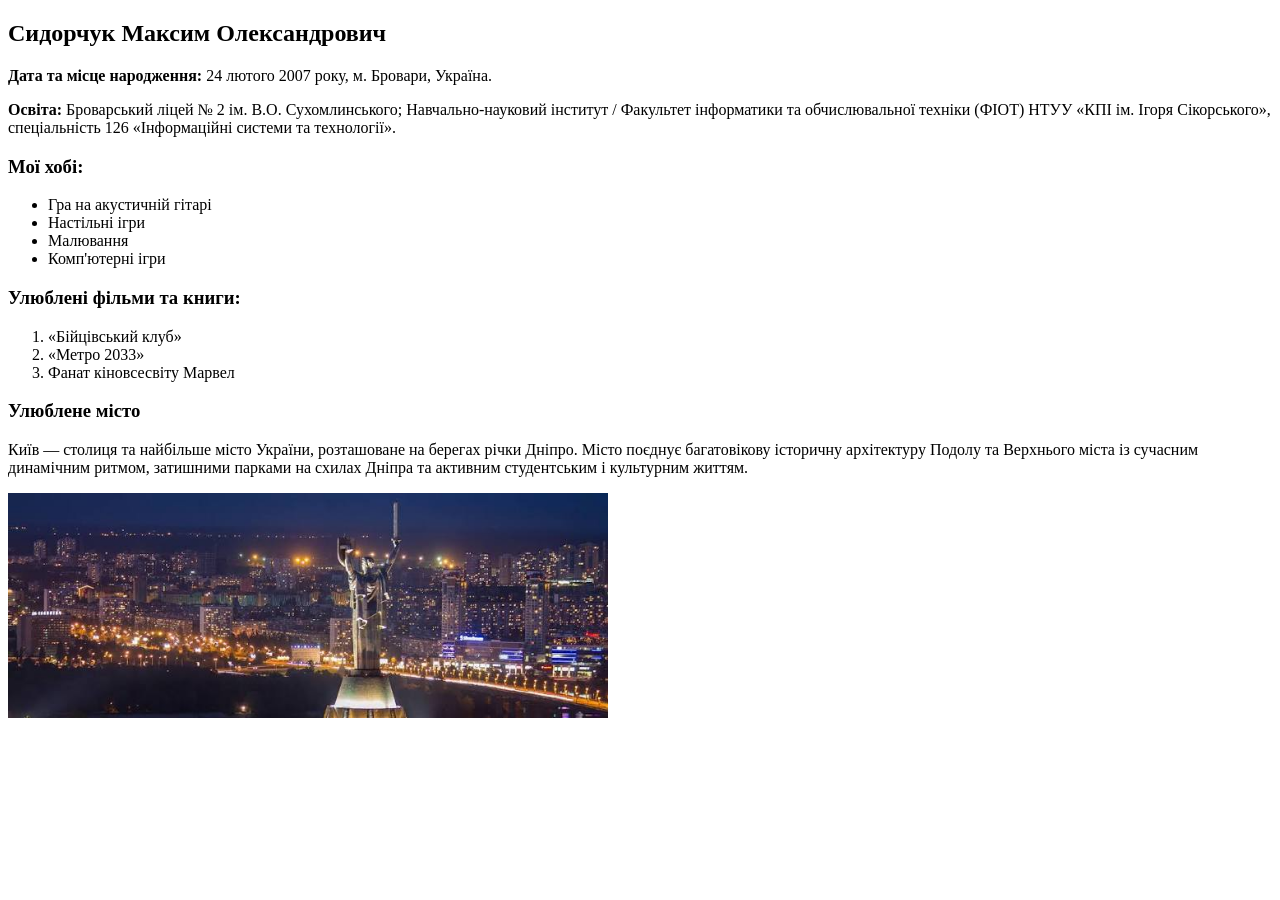
<file: lab1/index.html>
<!DOCTYPE html>
<html lang="uk">
<head>
    <meta charset="UTF-8">
    <meta name="viewport" content="width=device-width, initial-scale=1.0">
    <meta name="keywords" content="Сидорчук Максим, КПІ, ФІОТ, HTML5, лабораторна робота 1">
    <meta name="description" content="Особиста вебсторінка студента Сидорчука Максима, виконана в межах лабораторної роботи №1 з основ FE-технологій">
    <title>Сидорчук М. М., Група ІС-42, ЛР-1, Варіант 135</title>
</head>
<body>

    <h2>Сидорчук Максим Олександрович</h2>

    <p><strong>Дата та місце народження:</strong> 24 лютого 2007 року, м. Бровари, Україна.</p>

    <p><strong>Освіта:</strong> Броварський ліцей № 2 ім. В.О. Сухомлинського; Навчально-науковий інститут / Факультет інформатики та обчислювальної техніки (ФІОТ) НТУУ «КПІ ім. Ігоря Сікорського», спеціальність 126 «Інформаційні системи та технології».</p>

    <h3>Мої хобі:</h3>
    <ul>
        <li>Гра на акустичній гітарі</li>
        <li>Настільні ігри </li>
        <li>Малювання</li>
        <li>Комп'ютерні ігри </li>
    </ul>

    <h3>Улюблені фільми та книги:</h3>
    <ol>
        <li>«Бійцівський клуб»</li>
        <li>«Метро 2033»</li>
        <li>Фанат кіновсесвіту Марвел </li>
    </ol>

    <h3>Улюблене місто</h3>
    <p>
        Київ — столиця та найбільше місто України, розташоване на берегах річки Дніпро. 
        Місто поєднує багатовікову історичну архітектуру Подолу та Верхнього міста із сучасним 
        динамічним ритмом, затишними парками на схилах Дніпра та активним студентським і культурним життям.
    </p>

    <a href="https://kyivcity.gov.ua/" target="_blank" rel="noopener noreferrer" title="Офіційний портал Києва">
        <img src="images/kyiv.jpg" alt="Панорама міста Київ" width="600">
    </a>

</body>
</html>
</file>
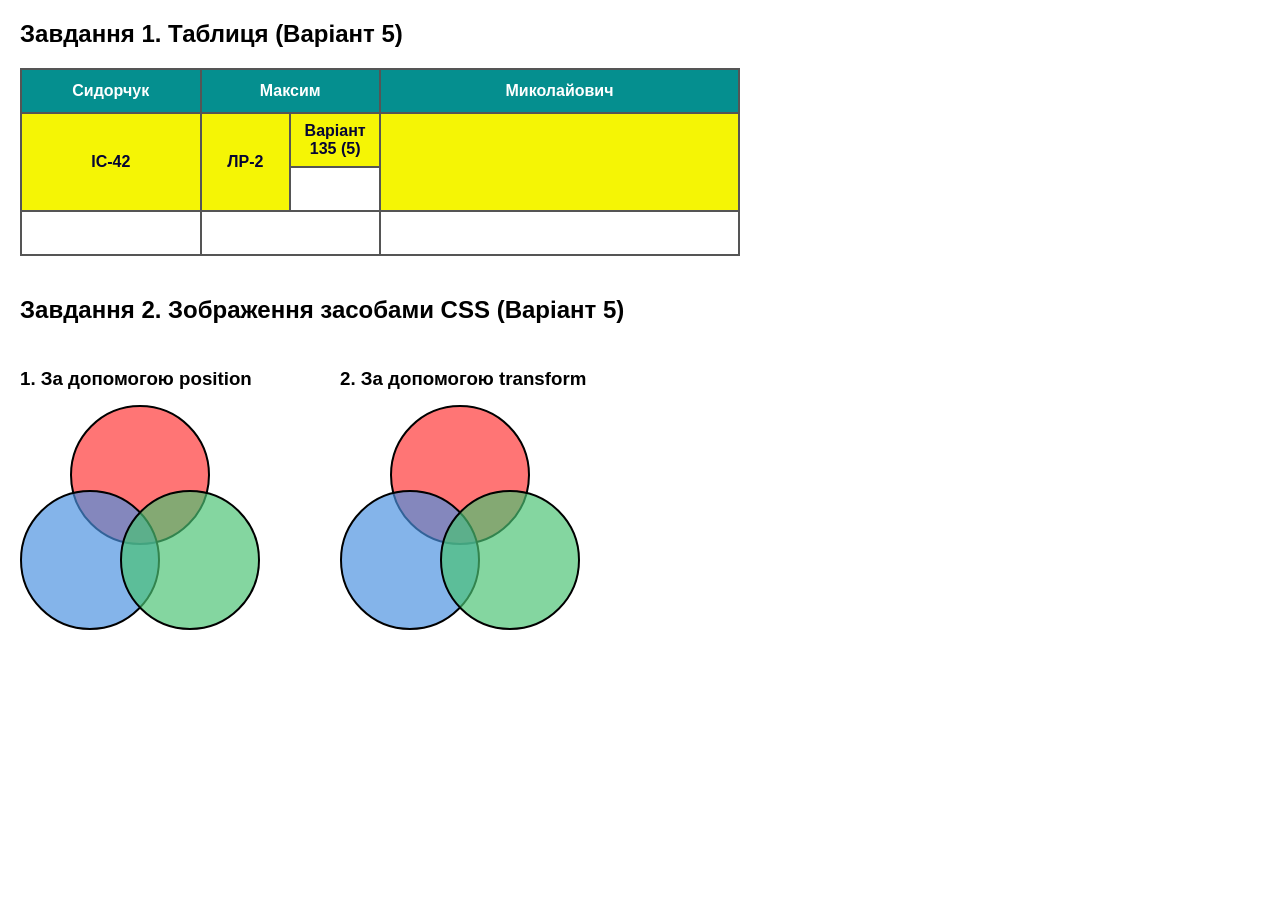
<file: lab2/index.html>
<!DOCTYPE html>
<html lang="uk">
<head>
    <meta charset="UTF-8">
    <meta name="viewport" content="width=device-width, initial-scale=1.0">
    <title>Сидорчук М. М., Група ІС-42, ЛР-2, Варіант 135 (5)</title>
    <link rel="stylesheet" href="style.css">
    <style>
        table {
            border-collapse: collapse;
            width: 720px;
            table-layout: fixed;
            text-align: center;
            margin-bottom: 40px;
        }

        td {
            border: 2px solid #555555;
            padding: 8px;
            height: 26px;
            transition: background-color 0.25s, color 0.25s;
        }

        /* 1-й рядок: фон #058f8f (nn = 05), контрастний білий текст */
        tr.row-1 {
            background-color: #058f8f;
            color: #ffffff;
            font-weight: bold;
        }

        /* 2-й рядок: фон #f5f505 (nn = 05), контрастний темно-синій текст */
        tr.row-2 {
            background-color: #f5f505;
            color: #050533;
            font-weight: bold;
        }

        /* Зміна кольорів на протилежні при наведенні курсора */
        tr.row-1:hover {
            background-color: #f5f505;
            color: #050533;
        }

        tr.row-2:hover {
            background-color: #058f8f;
            color: #ffffff;
        }
    </style>
</head>
<body>

    <h2>Завдання 1. Таблиця (Варіант 5)</h2>
    <table>
        <colgroup>
            <col style="width: 25%;">
            <col style="width: 12.5%;">
            <col style="width: 12.5%;">
            <col style="width: 50%;">
        </colgroup>
        <tr class="row-1">
            <td>Сидорчук</td>
            <td colspan="2">Максим</td>
            <td>Миколайович</td>
        </tr>
        <tr class="row-2">
            <td rowspan="2">ІС-42</td>
            <td rowspan="2">ЛР-2</td>
            <td>Варіант 135 (5)</td>
            <td rowspan="2"></td>
        </tr>
        <tr>
            <td></td>
        </tr>
        <tr>
            <td></td>
            <td colspan="2"></td>
            <td></td>
        </tr>
    </table>

    <h2>Завдання 2. Зображення засобами CSS (Варіант 5)</h2>
    <div class="figures-wrapper">
        <div class="figure-block">
            <h3>1. За допомогою position</h3>
            <div class="canvas-position">
                <div class="circle circle-red"></div>
                <div class="circle circle-blue"></div>
                <div class="circle circle-green"></div>
            </div>
        </div>

        <div class="figure-block">
            <h3>2. За допомогою transform</h3>
            <div class="canvas-transform">
                <div class="circle circle-red"></div>
                <div class="circle circle-blue"></div>
                <div class="circle circle-green"></div>
            </div>
        </div>
    </div>

</body>
</html>
</file>
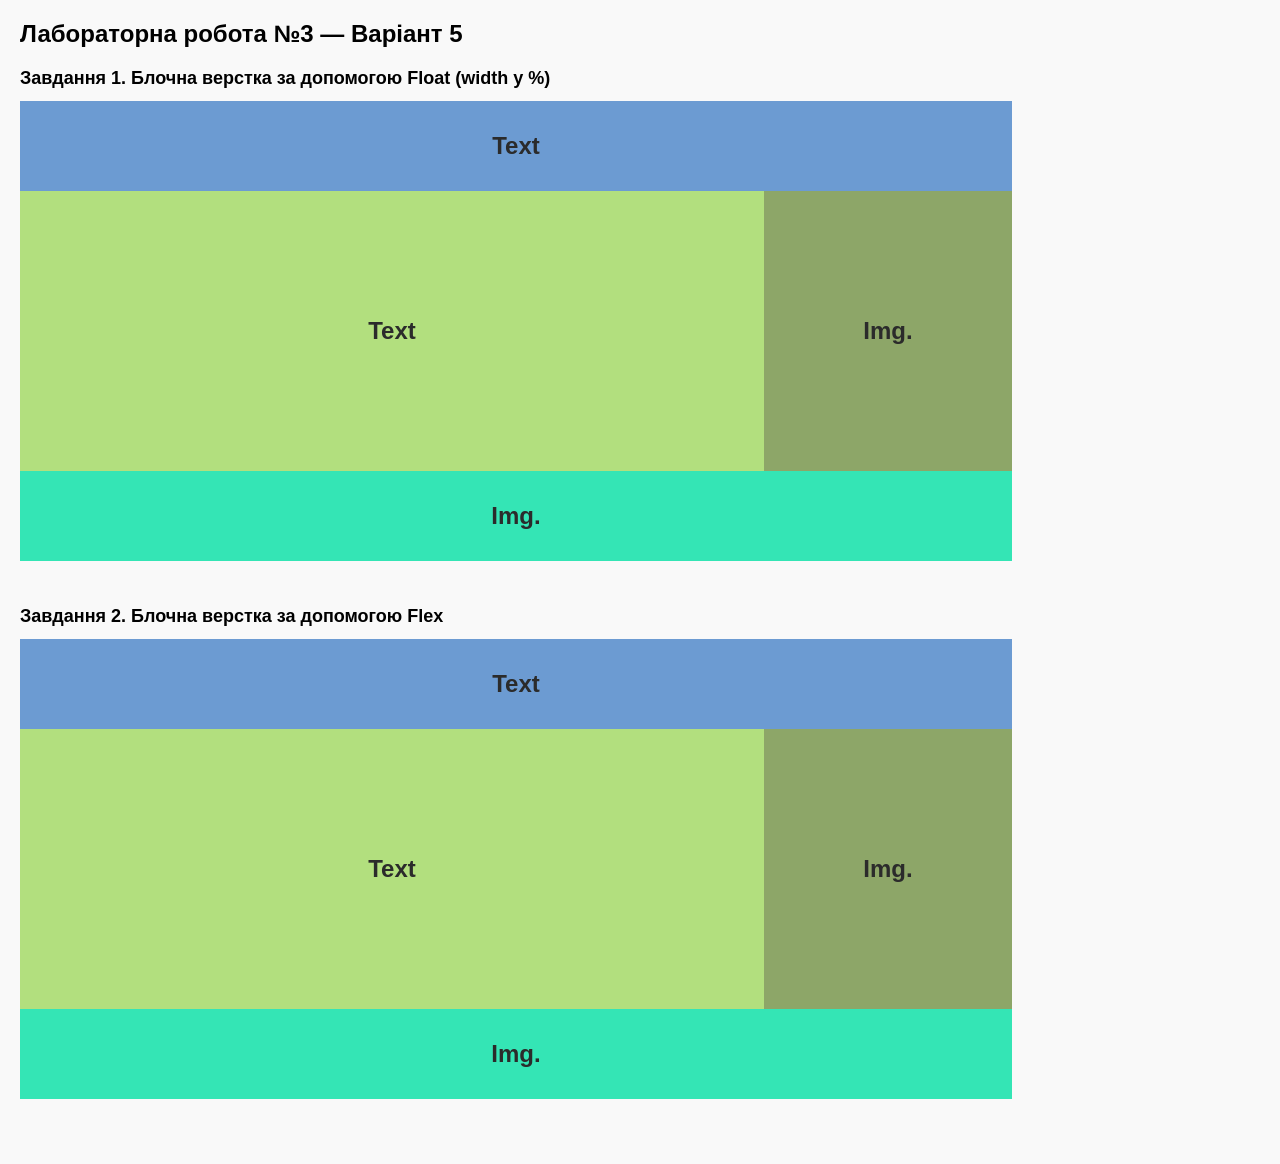
<file: lab3/index.html>
<!DOCTYPE html>
<html lang="uk">
<head>
    <meta charset="UTF-8">
    <meta name="viewport" content="width=device-width, initial-scale=1.0">
    <title>Сидорчук М. М., Група ІС-42, ЛР-3, Варіант 135 (5)</title>
    <link rel="stylesheet" href="style.css">
</head>
<body>

    <h1>Лабораторна робота №3 — Варіант 5</h1>

    <!-- Завдання 1: Верстка за допомогою float -->
    <section class="task-section">
        <h2>Завдання 1. Блочна верстка за допомогою Float (width у %)</h2>
        <div class="container-float">
            <header class="block top-text">Text</header>
            <div class="middle-float clearfix">
                <div class="block main-text">Text</div>
                <aside class="block side-img">Img.</aside>
            </div>
            <footer class="block bottom-img">Img.</footer>
        </div>
    </section>

    <!-- Завдання 2: Верстка за допомогою Flex -->
    <section class="task-section">
        <h2>Завдання 2. Блочна верстка за допомогою Flex</h2>
        <div class="container-flex">
            <header class="block top-text">Text</header>
            <div class="middle-flex">
                <div class="block main-text">Text</div>
                <aside class="block side-img">Img.</aside>
            </div>
            <footer class="block bottom-img">Img.</footer>
        </div>
    </section>

</body>
</html>
</file>
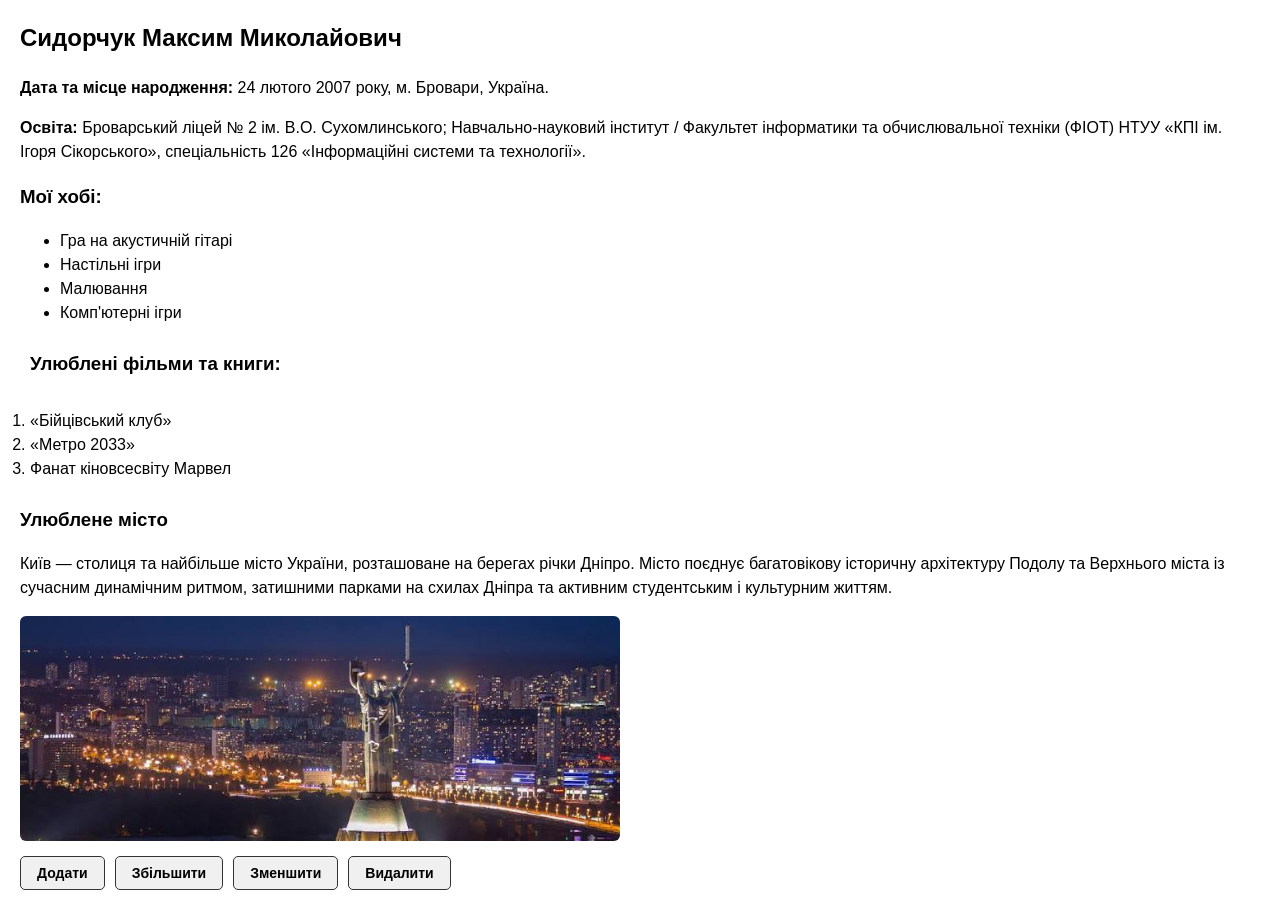
<file: lab4/index.html>
<!DOCTYPE html>
<html lang="uk">
<head>
    <meta charset="UTF-8">
    <meta name="viewport" content="width=device-width, initial-scale=1.0">
    <meta name="keywords" content="Сидорчук Максим, КПІ, ФІОТ, JavaScript, DOM, лабораторна робота 4">
    <meta name="description" content="Лабораторна робота №4 з основ FE-технологій: доступ до об'єктів DOM та керування елементами">
    <title>Сидорчук М. М., Група ІС-42, ЛР-4, Варіант 135</title>
    <link rel="stylesheet" href="style.css">
</head>
<body>

    <h2>Сидорчук Максим Миколайович</h2>

    <p><strong>Дата та місце народження:</strong> 24 лютого 2007 року, м. Бровари, Україна.</p>

    <p><strong>Освіта:</strong> Броварський ліцей № 2 ім. В.О. Сухомлинського; Навчально-науковий інститут / Факультет інформатики та обчислювальної техніки (ФІОТ) НТУУ «КПІ ім. Ігоря Сікорського», спеціальність 126 «Інформаційні системи та технології».</p>

    <h3>Мої хобі:</h3>
    <ul>
        <li>Гра на акустичній гітарі</li>
        <li>Настільні ігри</li>
        <li>Малювання</li>
        <li>Комп'ютерні ігри</li>
    </ul>

    <!-- 6-й елемент сторінки: доступ через getElementById() -->
    <h3 id="el-6" class="clickable">Улюблені фільми та книги:</h3>

    <!-- 7-й елемент сторінки: доступ через querySelector() -->
    <ol class="el-7 clickable">
        <li>«Бійцівський клуб»</li>
        <li>«Метро 2033»</li>
        <li>Фанат кіновсесвіту Марвел</li>
    </ol>

    <h3>Улюблене місто</h3>
    <p>
        Київ — столиця та найбільше місто України, розташоване на берегах річки Дніпро. 
        Місто поєднує багатовікову історичну архітектуру Подолу та Верхнього міста із сучасним 
        динамічним ритмом, затишними парками на схилах Дніпра та активним студентським і культурним життям.
    </p>

    <div id="image-container">
        <a href="https://kyivcity.gov.ua/" target="_blank" rel="noopener noreferrer" title="Офіційний портал Києва">
            <img id="city-image" src="images/kyiv.jpg" alt="Панорама міста Київ" style="width: 600px;">
        </a>
    </div>

    <div class="controls">
        <button type="button" id="btn-add">Додати</button>
        <button type="button" id="btn-zoom-in">Збільшити</button>
        <button type="button" id="btn-zoom-out">Зменшити</button>
        <button type="button" id="btn-delete">Видалити</button>
    </div>

    <script src="script.js"></script>
</body>
</html>
</file>
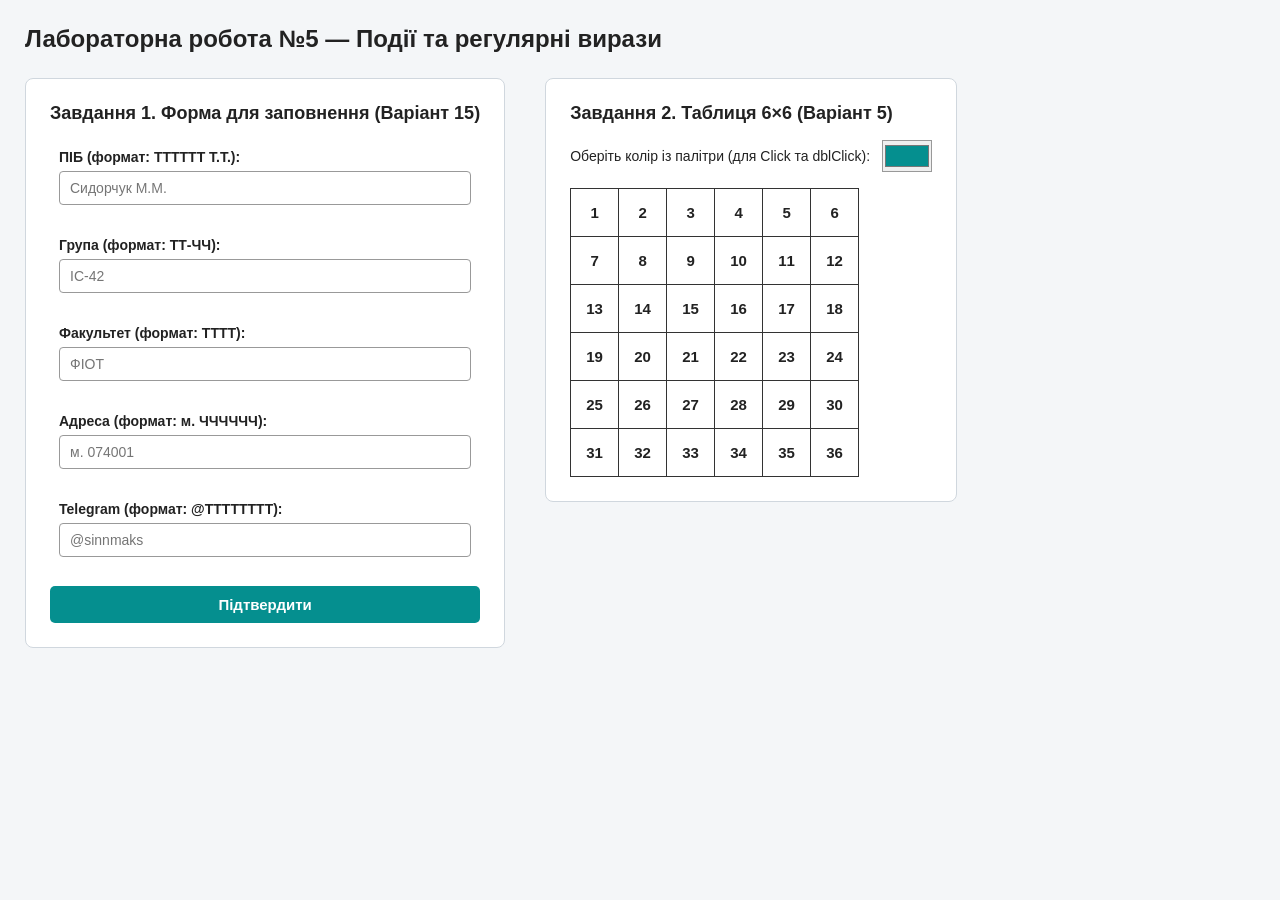
<file: lab5/index.html>
<!DOCTYPE html>
<html lang="uk">
<head>
    <meta charset="UTF-8">
    <meta name="viewport" content="width=device-width, initial-scale=1.0">
    <title>Сидорчук М. М., Група ІС-42, ЛР-5, Варіант 135 (15 / 5)</title>
    <link rel="stylesheet" href="style.css">
</head>
<body>

    <h1>Лабораторна робота №5 — Події та регулярні вирази</h1>

    <div class="main-wrapper">
        <!-- Завдання 1: Варіант 15 (поля 1, 3, 6, 8, 10) -->
        <section class="card">
            <h2>Завдання 1. Форма для заповнення (Варіант 15)</h2>
            <form id="user-form" novalidate>
                <div class="form-group" id="row-pib">
                    <label for="pib">ПІБ (формат: ТТТТТТ Т.Т.):</label>
                    <input type="text" id="pib" name="pib" placeholder="Сидорчук М.М.">
                </div>

                <div class="form-group" id="row-group">
                    <label for="group">Група (формат: ТТ-ЧЧ):</label>
                    <input type="text" id="group" name="group" placeholder="ІС-42">
                </div>

                <div class="form-group" id="row-faculty">
                    <label for="faculty">Факультет (формат: ТТТТ):</label>
                    <input type="text" id="faculty" name="faculty" placeholder="ФІОТ">
                </div>

                <div class="form-group" id="row-address">
                    <label for="address">Адреса (формат: м. ЧЧЧЧЧЧ):</label>
                    <input type="text" id="address" name="address" placeholder="м. 074001">
                </div>

                <div class="form-group" id="row-telegram">
                    <label for="telegram">Telegram (формат: @TTTTTTTT):</label>
                    <input type="text" id="telegram" name="telegram" placeholder="@sinnmaks">
                </div>

                <button type="submit" class="submit-btn">Підтвердити</button>
            </form>
        </section>

        <!-- Завдання 2: Варіант 5 (клітинка №5) -->
        <section class="card">
            <h2>Завдання 2. Таблиця 6×6 (Варіант 5)</h2>
            <div class="palette-box">
                <label for="color-picker">Оберіть колір із палітри (для Click та dblClick):</label>
                <input type="color" id="color-picker" value="#058f8f">
            </div>
            <table id="grid-table"></table>
        </section>
    </div>

    <script src="script.js"></script>
</body>
</html>
</file>
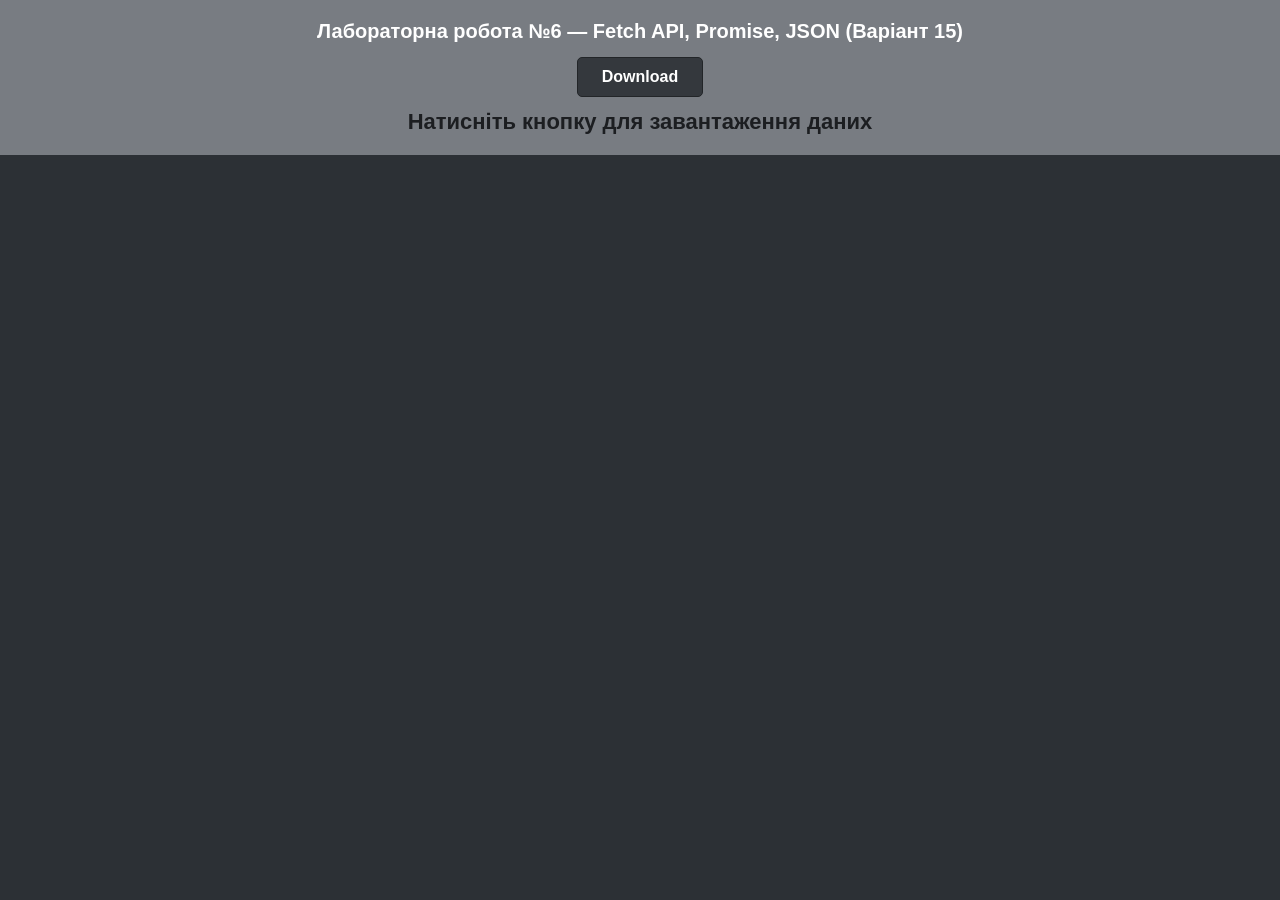
<file: lab6/index.html>
<!DOCTYPE html>
<html lang="uk">
<head>
    <meta charset="UTF-8">
    <meta name="viewport" content="width=device-width, initial-scale=1.0">
    <title>Сидорчук М. М., Група ІС-42, ЛР-6, Варіант 135 (15)</title>
    <link rel="stylesheet" href="style.css">
</head>
<body>

    <header class="top-bar">
        <h1>Лабораторна робота №6 — Fetch API, Promise, JSON (Варіант 15)</h1>
        <button type="button" id="download-btn">Download</button>
        <p id="status-text">Натисніть кнопку для завантаження даних</p>
    </header>

    <main id="users-container" class="users-grid"></main>

    <script src="script.js"></script>
</body>
</html>
</file>
<file: lab2/style.css>
body {
    font-family: Arial, sans-serif;
    margin: 20px;
}

.figures-wrapper {
    display: flex;
    gap: 80px;
    margin-top: 25px;
}

.figure-block h3 {
    margin-bottom: 15px;
}

/* Спільні стилі кіл варіанта 5 */
.circle {
    width: 140px;
    height: 140px;
    border-radius: 50%;
    border: 2px solid #000000;
    box-sizing: border-box;
}

.circle-red {
    background-color: rgba(255, 65, 65, 0.72);
}

.circle-blue {
    background-color: rgba(75, 145, 225, 0.68);
}

.circle-green {
    background-color: rgba(75, 195, 115, 0.68);
}

/* 1. Побудова за допомогою position */
.canvas-position {
    position: relative;
    width: 240px;
    height: 230px;
}

.canvas-position .circle-red {
    position: absolute;
    top: 0;
    left: 50px;
}

.canvas-position .circle-blue {
    position: absolute;
    top: 85px;
    left: 0;
}

.canvas-position .circle-green {
    position: absolute;
    top: 85px;
    left: 100px;
}

/* 2. Побудова за допомогою transform */
.canvas-transform {
    width: 240px;
    height: 230px;
}

.canvas-transform .circle-red {
    transform: translate(50px, 0);
}

.canvas-transform .circle-blue {
    transform: translate(0, -55px);
}

.canvas-transform .circle-green {
    transform: translate(100px, -195px);
}
</file>
<file: lab3/style.css>
* {
    box-sizing: border-box;
    margin: 0;
    padding: 0;
}

body {
    font-family: Arial, sans-serif;
    padding: 20px;
    background-color: #f9f9f9;
}

h1 {
    margin-bottom: 20px;
    font-size: 24px;
}

.task-section {
    margin-bottom: 45px;
}

.task-section h2 {
    margin-bottom: 12px;
    font-size: 18px;
}

/* Кольори та шрифт блоків за макетом варіанта №5 */
.block {
    font-size: 24px;
    font-weight: bold;
    color: #2b2b2b;
    text-align: center;
}

.top-text {
    background-color: #6c9bd2;
    height: 90px;
}

.main-text {
    background-color: #b2df7e;
    height: 280px;
}

.side-img {
    background-color: #8da668;
    height: 280px;
}

.bottom-img {
    background-color: #34e5b5;
    height: 90px;
}

/* === ЗАВДАННЯ 1: ЧИСТИЙ FLOAT (без flex, ширина у %) === */
.container-float {
    width: 80%;
    max-width: 1000px;
}

.container-float .top-text,
.container-float .bottom-img {
    width: 100%;
    line-height: 90px;
}

.container-float .main-text {
    float: left;
    width: 75%;
    line-height: 280px;
}

.container-float .side-img {
    float: right;
    width: 25%;
    line-height: 280px;
}

.clearfix::after {
    content: "";
    display: table;
    clear: both;
}

/* === ЗАВДАННЯ 2: FLEX === */
.container-flex {
    display: flex;
    flex-direction: column;
    width: 80%;
    max-width: 1000px;
}

.container-flex .block {
    display: flex;
    align-items: center;
    justify-content: center;
}

.middle-flex {
    display: flex;
    width: 100%;
}

.container-flex .main-text {
    width: 75%;
}

.container-flex .side-img {
    width: 25%;
}
</file>
<file: lab4/style.css>
body {
    font-family: Arial, sans-serif;
    margin: 20px;
    line-height: 1.5;
}

.clickable {
    cursor: pointer;
    padding: 6px 10px;
    border-radius: 6px;
    transition: background-color 0.25s, color 0.25s;
}

/* Зміна кольору фону та тексту для 6-го елемента (getElementById) */
.active-id {
    background-color: #058f8f;
    color: #ffffff;
}

/* Зміна кольору фону та тексту для 7-го елемента (querySelector) */
.active-selector {
    background-color: #f5f505;
    color: #050533;
}

#image-container {
    margin-top: 15px;
    display: flex;
    flex-direction: column;
    gap: 12px;
}

#image-container img {
    display: block;
    height: auto;
    border-radius: 6px;
    transition: width 0.2s ease;
}

.controls {
    margin-top: 15px;
    display: flex;
    gap: 10px;
}

.controls button {
    padding: 8px 16px;
    font-size: 14px;
    font-weight: bold;
    cursor: pointer;
    border: 1px solid #333333;
    border-radius: 5px;
    background-color: #f0f0f0;
    transition: background-color 0.2s;
}

.controls button:hover {
    background-color: #dcdcdc;
}
</file>
<file: lab5/style.css>
* {
    box-sizing: border-box;
    margin: 0;
    padding: 0;
}

body {
    font-family: Arial, sans-serif;
    background-color: #f4f6f8;
    color: #222222;
    padding: 25px;
}

h1 {
    font-size: 24px;
    margin-bottom: 25px;
}

h2 {
    font-size: 18px;
    margin-bottom: 16px;
}

.main-wrapper {
    display: flex;
    flex-wrap: wrap;
    gap: 40px;
    align-items: flex-start;
}

.card {
    background-color: #ffffff;
    border: 1px solid #d0d7de;
    border-radius: 8px;
    padding: 24px;
    min-width: 340px;
}

/* Стилі форми */
.form-group {
    margin-bottom: 14px;
    padding: 8px;
    border-radius: 6px;
    border: 1px solid transparent;
    transition: background-color 0.2s, border-color 0.2s;
}

.form-group label {
    display: block;
    font-size: 14px;
    font-weight: bold;
    margin-bottom: 6px;
}

.form-group input {
    width: 100%;
    padding: 8px 10px;
    font-size: 14px;
    border: 1px solid #999999;
    border-radius: 4px;
}

/* Виділення рядка з помилкою та валідного рядка */
.form-group.error {
    background-color: #ffeaea;
    border-color: #d93025;
}

.form-group.error input {
    border-color: #d93025;
}

.form-group.valid {
    background-color: #eafaf1;
    border-color: #1e8e3e;
}

.form-group.valid input {
    border-color: #1e8e3e;
}

.submit-btn {
    width: 100%;
    padding: 10px;
    margin-top: 6px;
    font-size: 15px;
    font-weight: bold;
    color: #ffffff;
    background-color: #058f8f;
    border: none;
    border-radius: 5px;
    cursor: pointer;
}

.submit-btn:hover {
    background-color: #047373;
}

/* Стилі таблиці 6х6 */
.palette-box {
    display: flex;
    align-items: center;
    gap: 12px;
    margin-bottom: 16px;
    font-size: 14px;
}

.palette-box input[type="color"] {
    width: 50px;
    height: 32px;
    border: 1px solid #999999;
    cursor: pointer;
}

#grid-table {
    border-collapse: collapse;
}

#grid-table td {
    width: 48px;
    height: 48px;
    border: 1px solid #333333;
    text-align: center;
    font-weight: bold;
    font-size: 15px;
    cursor: pointer;
    user-select: none;
    transition: background-color 0.15s;
}
</file>
<file: lab6/style.css>
* {
    box-sizing: border-box;
    margin: 0;
    padding: 0;
}

body {
    font-family: Arial, sans-serif;
    background-color: #2c3035;
    color: #f1f3f5;
    min-height: 100vh;
}

.top-bar {
    background-color: #787c82;
    padding: 20px;
    text-align: center;
}

.top-bar h1 {
    font-size: 20px;
    margin-bottom: 14px;
    color: #ffffff;
}

#download-btn {
    padding: 10px 24px;
    font-size: 16px;
    font-weight: bold;
    color: #ffffff;
    background-color: #34383d;
    border: 1px solid #222528;
    border-radius: 5px;
    cursor: pointer;
    transition: background-color 0.2s;
}

#download-btn:hover {
    background-color: #1f2225;
}

#status-text {
    margin-top: 12px;
    font-size: 22px;
    font-weight: bold;
    color: #1c1e21;
}

.users-grid {
    display: grid;
    grid-template-columns: repeat(auto-fit, minmax(220px, 1fr));
    gap: 4px;
    max-width: 1250px;
    margin: 0 auto;
    padding: 10px;
}

.user-card {
    background-color: #363b41;
    display: flex;
    flex-direction: column;
    border: 1px solid #495057;
}

.user-card img {
    width: 100%;
    height: 230px;
    object-fit: cover;
    display: block;
}

.user-info {
    padding: 16px;
    line-height: 1.6;
    font-size: 15px;
}

.user-info p {
    margin-bottom: 10px;
    word-break: break-word;
}

.user-info strong {
    color: #8ce99a;
}
</file>
